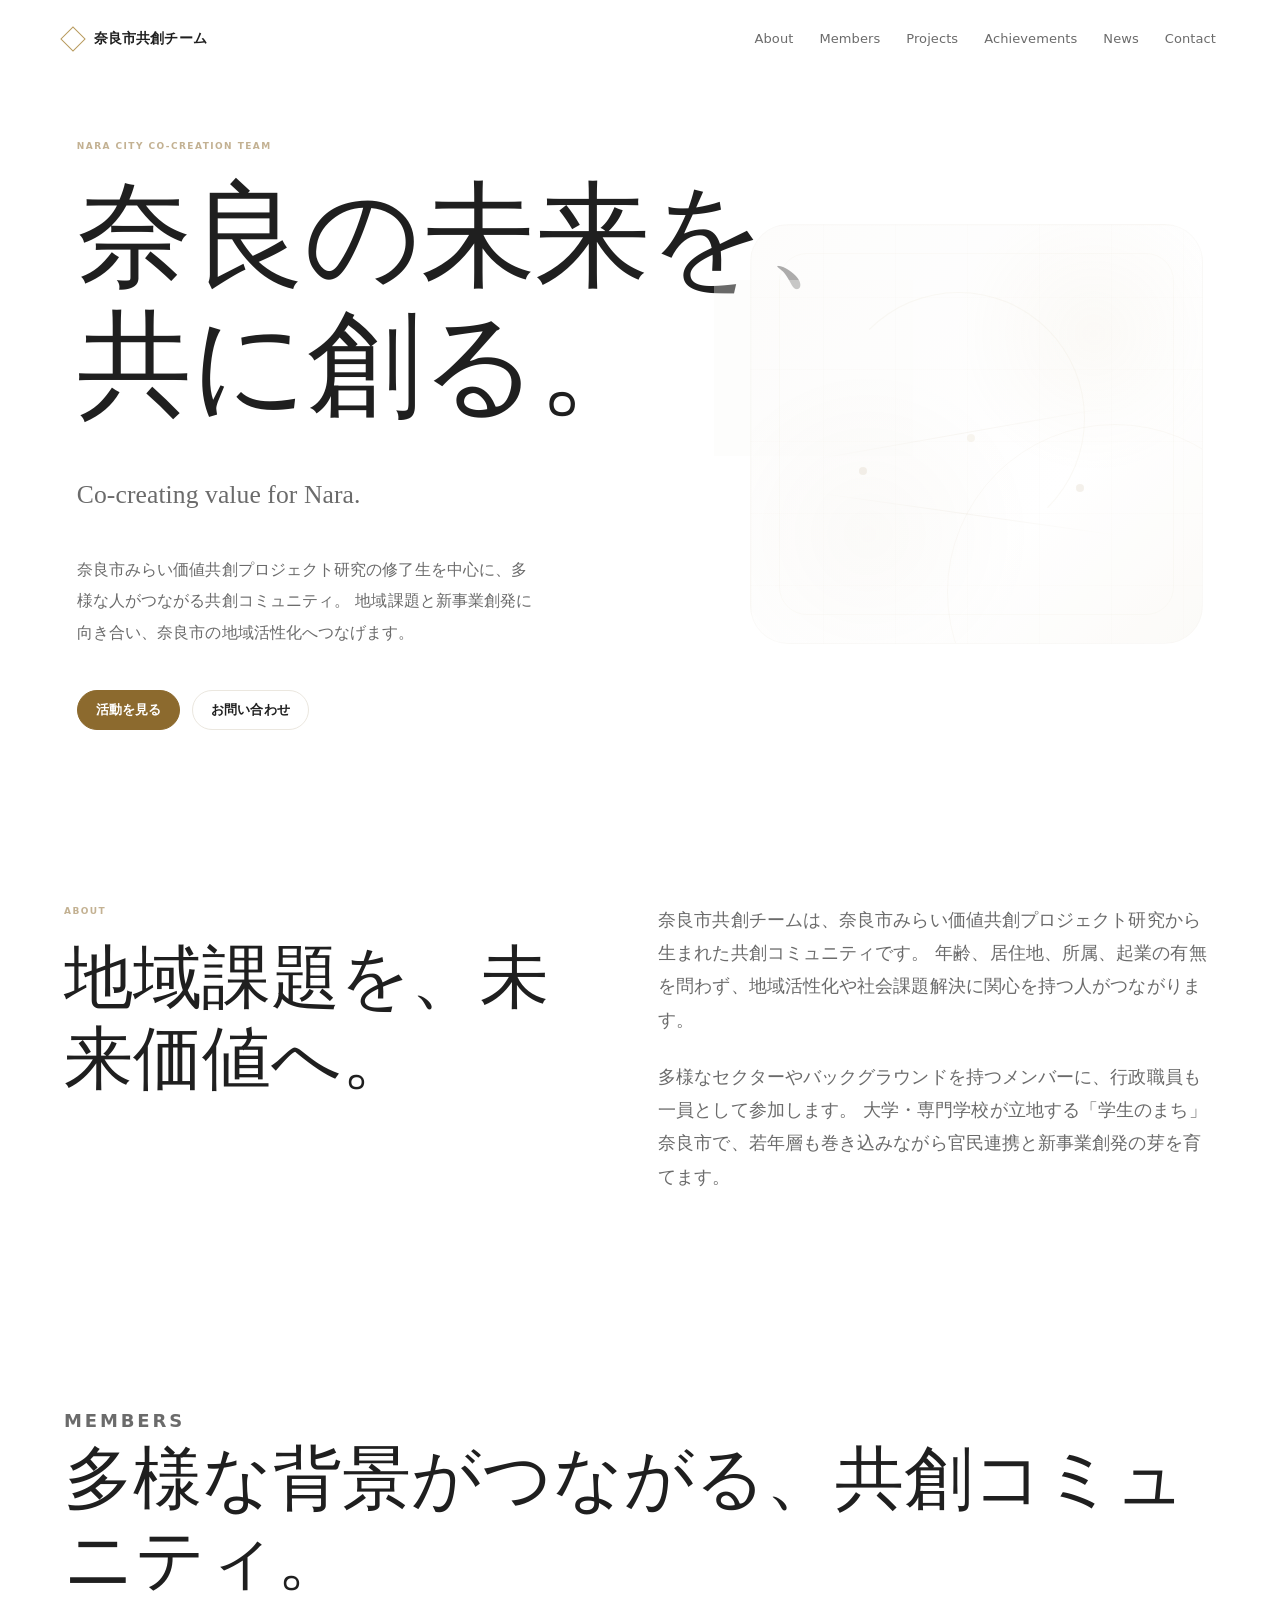
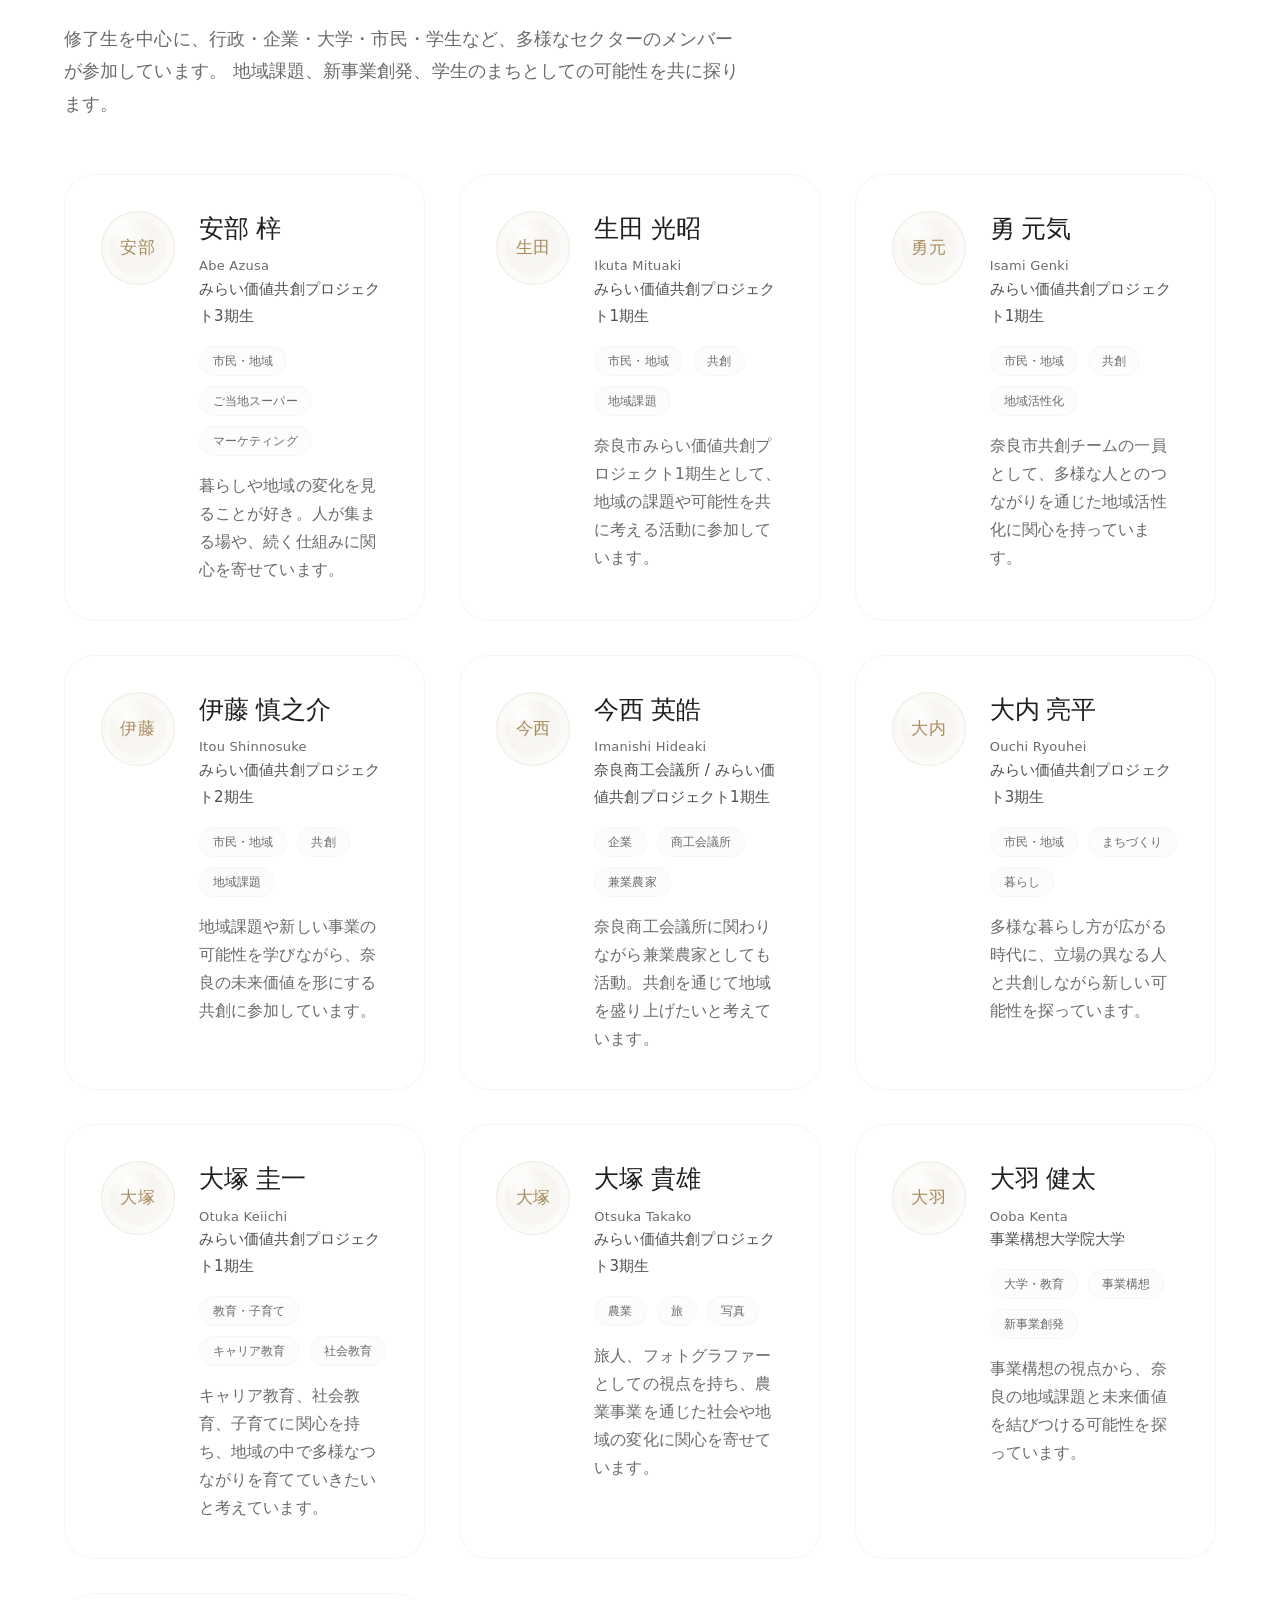
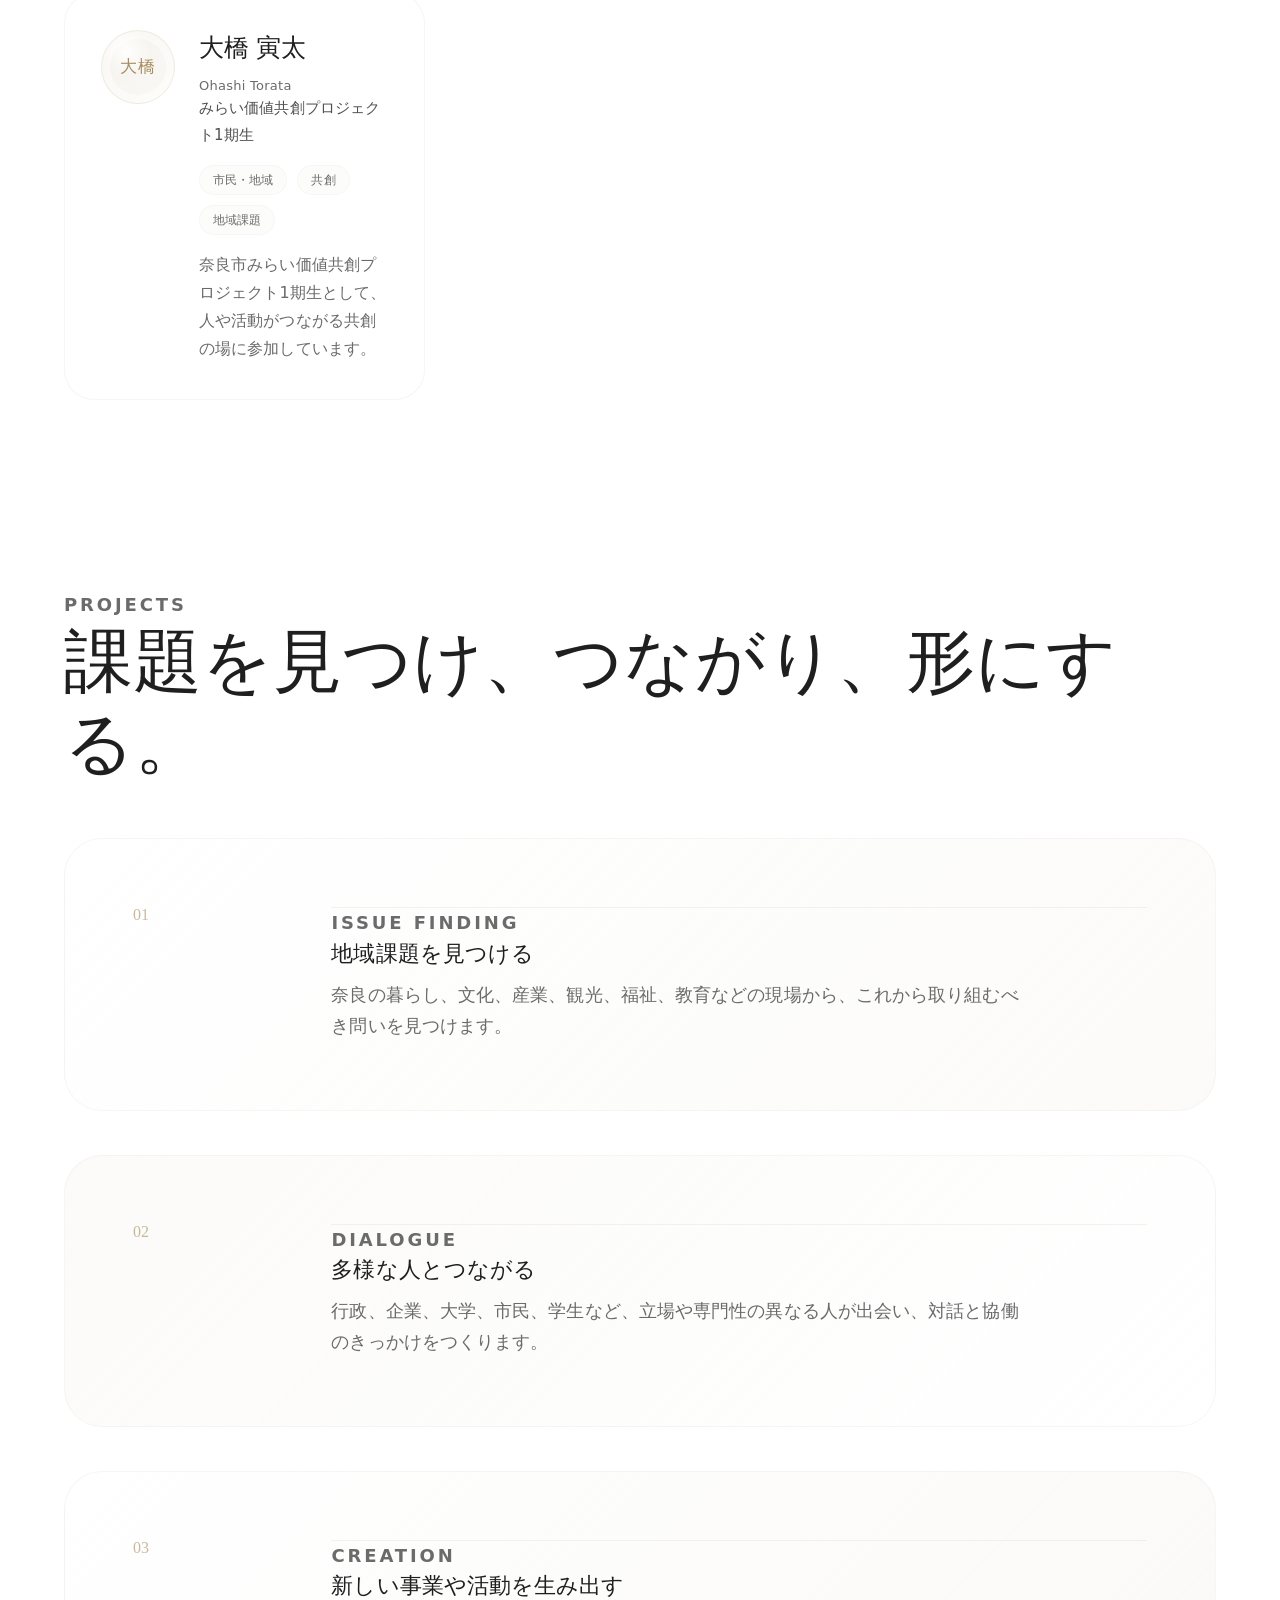
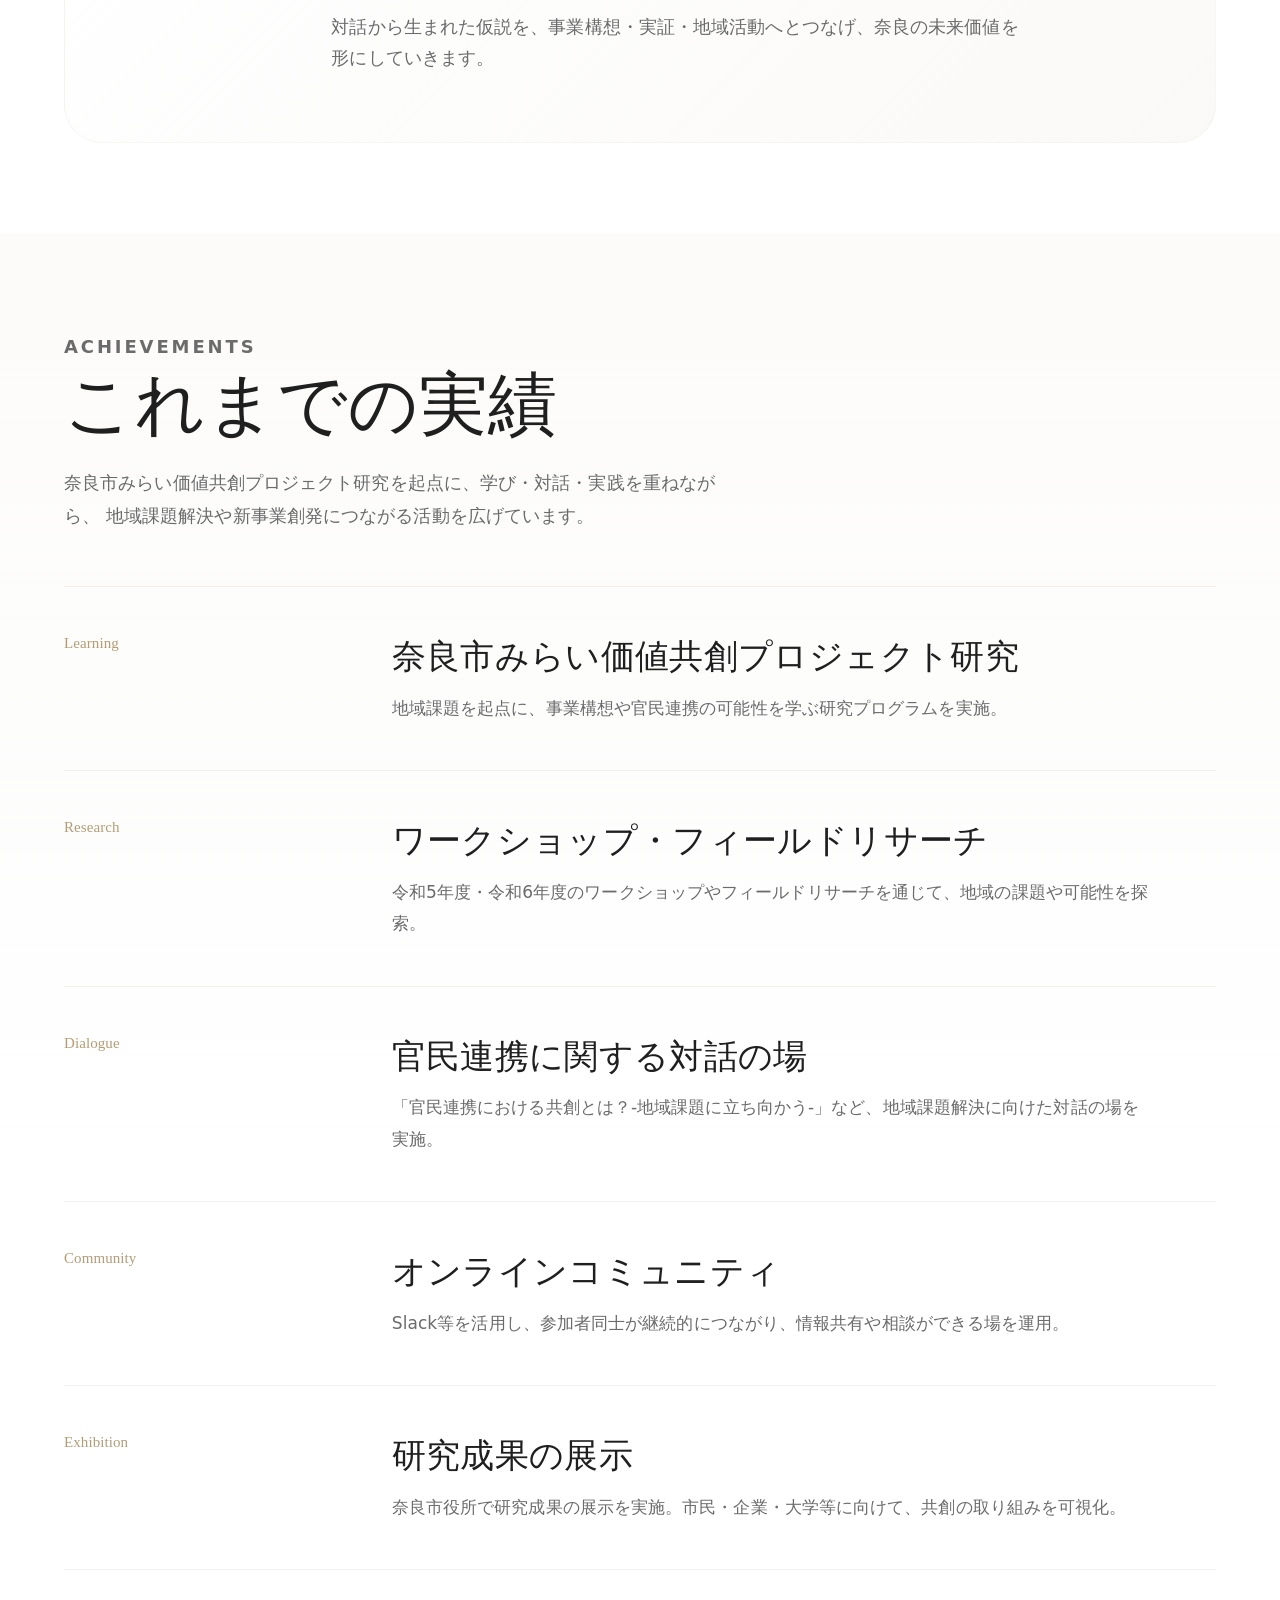
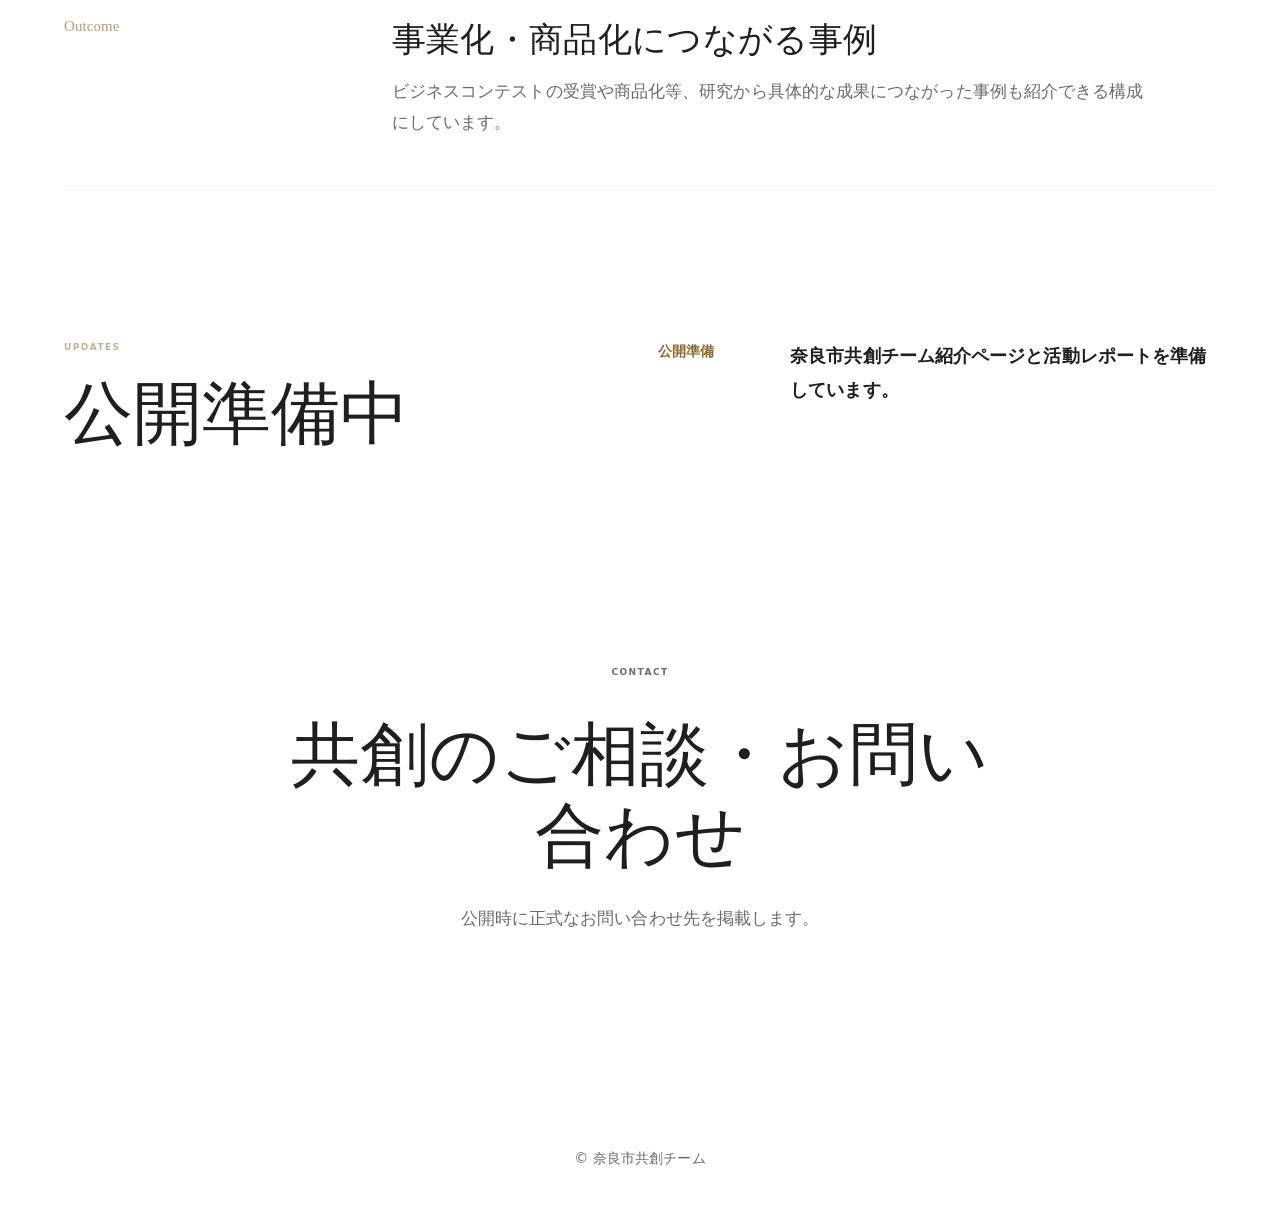
<file: index.html>
<!DOCTYPE html>
<html lang="ja">
<head>
  <meta charset="UTF-8">
  <meta name="viewport" content="width=device-width, initial-scale=1.0">
  <meta name="description" content="奈良市共創チームは、奈良市みらい価値共創プロジェクト研究の修了生を中心に、多様な人がつながる共創コミュニティです。官民連携、地域課題、新事業創発を通じて奈良市の地域活性化を目指します。">
  <link rel="canonical" href="https://yujitkg.github.io/nara-city-co-creation/">
  <meta property="og:type" content="website">
  <meta property="og:title" content="奈良市共創チーム | 奈良市みらい価値共創プロジェクト研究">
  <meta property="og:description" content="奈良の未来を共に創る。奈良市みらい価値共創プロジェクト研究の修了生を中心に、行政・企業・大学・市民・学生がつながる共創コミュニティです。">
  <meta property="og:url" content="https://yujitkg.github.io/nara-city-co-creation/">
  <meta property="og:image" content="https://yujitkg.github.io/nara-city-co-creation/assets/ogp.svg">
  <meta property="og:image:type" content="image/svg+xml">
  <meta property="og:image:width" content="1200">
  <meta property="og:image:height" content="630">
  <meta property="og:image:alt" content="奈良市共創チーム - 奈良の未来を、共に創る。">
  <meta property="og:site_name" content="奈良市共創チーム">
  <meta property="og:locale" content="ja_JP">
  <meta name="twitter:card" content="summary_large_image">
  <meta name="twitter:title" content="奈良市共創チーム | 奈良市みらい価値共創プロジェクト研究">
  <meta name="twitter:description" content="奈良の未来を共に創る。多様な人がつながり、地域課題と新事業創発に向き合う共創コミュニティです。">
  <meta name="twitter:image" content="https://yujitkg.github.io/nara-city-co-creation/assets/ogp.svg">
  <title>奈良市共創チーム | 奈良市みらい価値共創プロジェクト研究</title>
  <link rel="stylesheet" href="style.css?v=20260515">
</head>
<body>
  <header class="site-header" data-header>
    <a class="brand" href="#hero" aria-label="奈良市共創チーム ホーム">
      <span class="brand-mark"></span>
      <span>奈良市共創チーム</span>
    </a>
    <button class="nav-toggle" type="button" aria-expanded="false" aria-controls="site-nav">
      <span></span>
      <span></span>
      <span></span>
      <span class="sr-only">メニューを開く</span>
    </button>
    <nav class="site-nav" id="site-nav" aria-label="主要ナビゲーション">
      <a href="#about">About</a>
      <a href="#members">Members</a>
      <a href="#projects">Projects</a>
      <a href="#achievements">Achievements</a>
      <a href="#news">News</a>
      <a href="#contact">Contact</a>
    </nav>
  </header>

  <main>
    <section class="hero" id="hero">
      <div class="hero-inner">
        <div class="hero-copy">
          <p class="eyebrow">Nara City Co-Creation Team</p>
          <h1><span class="nowrap">奈良の未来を、</span><br><span class="nowrap">共に創る。</span></h1>
          <p class="hero-subcopy">Co-creating value for Nara.</p>
          <p class="hero-text">
            奈良市みらい価値共創プロジェクト研究の修了生を中心に、多様な人がつながる共創コミュニティ。
            地域課題と新事業創発に向き合い、奈良市の地域活性化へつなげます。
          </p>
          <div class="hero-actions">
            <a class="button primary" href="#projects">活動を見る</a>
            <a class="button secondary" href="#contact">お問い合わせ</a>
          </div>
        </div>
        <div class="hero-visual" aria-label="奈良の歴史性と未来志向を表す抽象ビジュアル">
          <div class="hero-art" aria-hidden="true">
            <span class="hero-arc"></span>
            <span class="hero-line one"></span>
            <span class="hero-line two"></span>
            <span class="hero-node first"></span>
            <span class="hero-node second"></span>
            <span class="hero-node third"></span>
          </div>
        </div>
      </div>
    </section>

    <section class="section about" id="about">
      <div class="section-grid">
        <div>
          <p class="section-label">About</p>
          <h2>地域課題を、未来価値へ。</h2>
        </div>
        <div class="section-body">
          <p>
            奈良市共創チームは、奈良市みらい価値共創プロジェクト研究から生まれた共創コミュニティです。
            年齢、居住地、所属、起業の有無を問わず、地域活性化や社会課題解決に関心を持つ人がつながります。
          </p>
          <p>
            多様なセクターやバックグラウンドを持つメンバーに、行政職員も一員として参加します。
            大学・専門学校が立地する「学生のまち」奈良市で、若年層も巻き込みながら官民連携と新事業創発の芽を育てます。
          </p>
        </div>
      </div>
    </section>

    <section class="section members" id="members">
      <div class="section-heading">
        <p class="section-label">Members</p>
        <h2>多様な背景がつながる、共創コミュニティ。</h2>
        <p>
          修了生を中心に、行政・企業・大学・市民・学生など、多様なセクターのメンバーが参加しています。
          地域課題、新事業創発、学生のまちとしての可能性を共に探ります。
        </p>
      </div>
      <ul class="member-grid" id="member-grid"></ul>
    </section>

    <section class="section projects" id="projects">
      <div class="section-heading">
        <p class="section-label">Projects</p>
        <h2>課題を見つけ、つながり、形にする。</h2>
      </div>
      <div class="project-grid">
        <article class="project-card">
          <span class="project-number">01</span>
          <p class="project-meta">Issue Finding</p>
          <h3>地域課題を見つける</h3>
          <p>奈良の暮らし、文化、産業、観光、福祉、教育などの現場から、これから取り組むべき問いを見つけます。</p>
        </article>
        <article class="project-card">
          <span class="project-number">02</span>
          <p class="project-meta">Dialogue</p>
          <h3>多様な人とつながる</h3>
          <p>行政、企業、大学、市民、学生など、立場や専門性の異なる人が出会い、対話と協働のきっかけをつくります。</p>
        </article>
        <article class="project-card">
          <span class="project-number">03</span>
          <p class="project-meta">Creation</p>
          <h3>新しい事業や活動を生み出す</h3>
          <p>対話から生まれた仮説を、事業構想・実証・地域活動へとつなげ、奈良の未来価値を形にしていきます。</p>
        </article>
      </div>
    </section>

    <section class="section achievements" id="achievements">
      <div class="section-heading">
        <p class="section-label">Achievements</p>
        <h2>これまでの実績</h2>
        <p>
          奈良市みらい価値共創プロジェクト研究を起点に、学び・対話・実践を重ねながら、
          地域課題解決や新事業創発につながる活動を広げています。
        </p>
      </div>
      <div class="achievement-list" aria-label="これまでの実績">
        <article class="achievement-item">
          <span class="achievement-mark">Learning</span>
          <div>
            <h3>奈良市みらい価値共創プロジェクト研究</h3>
            <p>地域課題を起点に、事業構想や官民連携の可能性を学ぶ研究プログラムを実施。</p>
          </div>
        </article>
        <article class="achievement-item">
          <span class="achievement-mark">Research</span>
          <div>
            <h3>ワークショップ・フィールドリサーチ</h3>
            <p>令和5年度・令和6年度のワークショップやフィールドリサーチを通じて、地域の課題や可能性を探索。</p>
          </div>
        </article>
        <article class="achievement-item">
          <span class="achievement-mark">Dialogue</span>
          <div>
            <h3>官民連携に関する対話の場</h3>
            <p>「官民連携における共創とは？-地域課題に立ち向かう-」など、地域課題解決に向けた対話の場を実施。</p>
          </div>
        </article>
        <article class="achievement-item">
          <span class="achievement-mark">Community</span>
          <div>
            <h3>オンラインコミュニティ</h3>
            <p>Slack等を活用し、参加者同士が継続的につながり、情報共有や相談ができる場を運用。</p>
          </div>
        </article>
        <article class="achievement-item">
          <span class="achievement-mark">Exhibition</span>
          <div>
            <h3>研究成果の展示</h3>
            <p>奈良市役所で研究成果の展示を実施。市民・企業・大学等に向けて、共創の取り組みを可視化。</p>
          </div>
        </article>
        <article class="achievement-item">
          <span class="achievement-mark">Outcome</span>
          <div>
            <h3>事業化・商品化につながる事例</h3>
            <p>ビジネスコンテストの受賞や商品化等、研究から具体的な成果につながった事例も紹介できる構成にしています。</p>
          </div>
        </article>
      </div>
    </section>

    <section class="section news" id="news">
      <div class="section-grid">
        <div>
          <p class="section-label">Updates</p>
          <h2>公開準備中</h2>
        </div>
        <div class="news-list">
          <article class="news-item">
            <span class="news-status">公開準備</span>
            <p>奈良市共創チーム紹介ページと活動レポートを準備しています。</p>
          </article>
        </div>
      </div>
    </section>

    <section class="section contact" id="contact">
      <div class="contact-panel">
        <p class="section-label">Contact</p>
        <h2>共創のご相談・お問い合わせ</h2>
        <p>
          公開時に正式なお問い合わせ先を掲載します。
        </p>
      </div>
    </section>
  </main>

  <footer class="site-footer">
    <p>&copy; 奈良市共創チーム</p>
  </footer>

  <script src="data/members.js?v=20260515-membersdata"></script>
  <script src="script.js?v=20260515-membersdata"></script>
</body>
</html>
</file>
<file: style.css>
:root {
  --bg: #ffffff;
  --bg-soft: #faf9f7;
  --bg-warm: #fcfbfa;
  --text: #1f1f1f;
  --muted: #6b6b6b;
  --action: #8c6a2e;
  --accent: #b89b5e;
  --line: #ebe7df;
  --line-soft: rgba(229, 224, 216, 0.54);
  --max: 1180px;
  --serif: "Hiragino Mincho ProN", "Yu Mincho", "YuMincho", "Noto Serif JP", serif;
  --sans: "Hiragino Sans", "Yu Gothic", "YuGothic", "Noto Sans JP", system-ui, sans-serif;
}

* {
  box-sizing: border-box;
}

html {
  scroll-behavior: smooth;
}

section {
  scroll-margin-top: 92px;
}

body {
  margin: 0;
  background: var(--bg);
  color: var(--text);
  font-family: var(--sans);
  font-size: 17px;
  line-height: 1.8;
  letter-spacing: 0.005em;
}

a {
  color: inherit;
  text-decoration: none;
}

.sr-only {
  position: absolute;
  width: 1px;
  height: 1px;
  padding: 0;
  margin: -1px;
  overflow: hidden;
  clip: rect(0, 0, 0, 0);
  white-space: nowrap;
  border: 0;
}

.site-header {
  position: fixed;
  inset: 0 0 auto;
  z-index: 20;
  display: flex;
  align-items: center;
  justify-content: space-between;
  gap: 32px;
  padding: 26px clamp(24px, 5vw, 72px);
  background: rgba(255, 255, 255, 0.84);
  border-bottom: 1px solid transparent;
  backdrop-filter: blur(18px);
  box-shadow: 0 0 0 rgba(31, 31, 31, 0);
  transition: background 0.25s ease, border-color 0.25s ease, box-shadow 0.25s ease, padding 0.25s ease;
}

.site-header.is-scrolled {
  padding-top: 18px;
  padding-bottom: 18px;
  background: rgba(255, 255, 255, 0.94);
  border-color: rgba(229, 224, 216, 0.62);
  box-shadow: 0 6px 18px rgba(31, 31, 31, 0.025);
}

.brand {
  display: inline-flex;
  align-items: center;
  gap: 12px;
  font-size: 14px;
  font-weight: 600;
  white-space: nowrap;
}

.brand-mark {
  width: 18px;
  height: 18px;
  border: 1px solid var(--accent);
  transform: rotate(45deg);
}

.site-nav {
  display: flex;
  align-items: center;
  gap: 26px;
  color: var(--muted);
  font-size: 13px;
}

.site-nav a {
  transition: color 0.2s ease;
}

.site-nav a:hover,
.site-nav a:focus-visible {
  color: var(--text);
}

.nav-toggle {
  display: none;
  width: 42px;
  height: 42px;
  padding: 0;
  background: transparent;
  border: 1px solid var(--line);
  border-radius: 50%;
}

.nav-toggle span:not(.sr-only) {
  display: block;
  width: 16px;
  height: 1px;
  margin: 5px auto;
  background: var(--text);
}

.hero {
  min-height: 72vh;
  padding: clamp(112px, 11vw, 138px) clamp(28px, 6vw, 96px) clamp(68px, 8vw, 96px);
}

.hero-inner {
  display: grid;
  grid-template-columns: minmax(0, 1.08fr) minmax(300px, 0.92fr);
  align-items: center;
  gap: clamp(88px, 11vw, 168px);
  max-width: 1200px;
  min-height: calc(72vh - 200px);
  margin: 0 auto;
}

.hero-copy {
  max-width: 680px;
}

.eyebrow,
.section-label,
.role,
.project-meta {
  margin: 0 0 18px;
  color: rgba(140, 106, 46, 0.52);
  font-size: 9px;
  font-weight: 700;
  letter-spacing: 0.16em;
  text-transform: uppercase;
}

h1,
h2,
h3 {
  margin: 0;
  font-family: var(--serif);
  font-weight: 500;
  line-height: 1.35;
}

h1 {
  font-size: clamp(72px, 9vw, 120px);
  letter-spacing: -0.01em;
  line-height: 1.12;
}

h2 {
  font-size: clamp(44px, 5.4vw, 72px);
  letter-spacing: 0;
  line-height: 1.18;
}

h3 {
  font-size: 22px;
}

.nowrap {
  white-space: nowrap;
}

.hero-subcopy {
  margin: 42px 0 0;
  color: var(--muted);
  font-family: var(--serif);
  font-size: clamp(21px, 2vw, 28px);
}

.hero-text {
  max-width: 460px;
  margin: 36px 0 0;
  color: var(--muted);
  font-size: 16px;
  line-height: 1.95;
}

.hero-actions {
  display: flex;
  flex-wrap: wrap;
  gap: 12px;
  margin-top: 42px;
}

.button {
  display: inline-flex;
  align-items: center;
  justify-content: center;
  min-height: 40px;
  padding: 0 18px;
  border: 1px solid var(--action);
  border-radius: 999px;
  font-size: 13px;
  font-weight: 700;
  transition: transform 0.2s ease, background 0.2s ease, border-color 0.2s ease;
}

.button:hover,
.button:focus-visible {
  transform: translateY(-1px);
}

.button.primary {
  background: var(--action);
  color: #fff;
}

.button.secondary {
  border-color: var(--line);
  color: var(--text);
}

.hero-visual {
  position: relative;
  min-height: 420px;
}

.hero-visual::before {
  position: absolute;
  inset: 56px auto auto -36px;
  width: 44%;
  height: 42%;
  content: "";
  background: rgba(250, 249, 247, 0.34);
}

.hero-art {
  position: relative;
  height: 420px;
  overflow: hidden;
  background:
    linear-gradient(rgba(140, 106, 46, 0.016) 1px, transparent 1px),
    linear-gradient(90deg, rgba(140, 106, 46, 0.016) 1px, transparent 1px),
    radial-gradient(circle at 76% 26%, rgba(184, 155, 94, 0.07), transparent 30%),
    radial-gradient(circle at 26% 74%, rgba(140, 106, 46, 0.04), transparent 36%),
    linear-gradient(135deg, #fcfbfa 0%, #ffffff 66%, #faf8f4 100%);
  background-size: 72px 72px, 72px 72px, auto, auto, auto;
  border: 1px solid rgba(229, 224, 216, 0.24);
  border-radius: 38px;
  opacity: 0.64;
  animation: heroDrift 72s ease-in-out infinite alternate;
}

.hero-art::before {
  position: absolute;
  inset: 28px;
  content: "";
  border: 1px solid rgba(184, 155, 94, 0.055);
  border-radius: 28px;
}

.hero-art::after {
  position: absolute;
  right: -18%;
  bottom: -28%;
  width: 74%;
  aspect-ratio: 1;
  content: "";
  border: 1px solid rgba(140, 106, 46, 0.055);
  border-radius: 50%;
  animation: heroOrbFloat 78s ease-in-out infinite alternate;
}

.hero-arc {
  position: absolute;
  top: 16%;
  left: 18%;
  width: 56%;
  aspect-ratio: 1;
  border: 1px solid rgba(184, 155, 94, 0.095);
  border-left-color: transparent;
  border-bottom-color: transparent;
  border-radius: 50%;
  animation: heroArcFloat 74s ease-in-out infinite alternate;
}

.hero-line {
  position: absolute;
  left: 14%;
  width: 68%;
  height: 1px;
  background: linear-gradient(90deg, transparent, rgba(140, 106, 46, 0.085), transparent);
  transform-origin: left center;
}

.hero-line.one {
  top: 56%;
  transform: rotate(-10deg);
  animation: heroLineFloatOne 70s ease-in-out infinite alternate;
}

.hero-line.two {
  top: 64%;
  transform: rotate(8deg);
  animation: heroLineFloatTwo 76s ease-in-out infinite alternate;
}

.hero-node {
  position: absolute;
  width: 8px;
  aspect-ratio: 1;
  background: var(--action);
  border-radius: 50%;
  opacity: 0.14;
  animation: heroNodeFloat 62s ease-in-out infinite alternate;
}

.hero-node.first {
  left: 24%;
  top: 58%;
}

.hero-node.second {
  left: 48%;
  top: 50%;
  background: var(--accent);
  animation-delay: -5s;
}

.hero-node.third {
  left: 72%;
  top: 62%;
  animation-delay: -9s;
}

.js .reveal {
  opacity: 0;
  transform: translateY(12px);
  transition: opacity 0.9s cubic-bezier(0.22, 1, 0.36, 1), transform 0.9s cubic-bezier(0.22, 1, 0.36, 1);
  transition-delay: var(--reveal-delay, 0ms);
}

.js .reveal.is-visible {
  opacity: 1;
  transform: translateY(0);
}

@keyframes heroDrift {
  from {
    background-position: 0 0, 0 0, 0 0, 0 0, 0 0;
  }

  to {
    background-position: 14px 10px, 14px 10px, 0 0, 0 0, 0 0;
  }
}

@keyframes heroOrbFloat {
  from {
    transform: translate3d(0, 0, 0) scale(1);
  }

  to {
    transform: translate3d(-12px, -16px, 0) scale(1.015);
  }
}

@keyframes heroArcFloat {
  from {
    transform: translate3d(0, 0, 0) rotate(0deg);
  }

  to {
    transform: translate3d(8px, -10px, 0) rotate(2deg);
  }
}

@keyframes heroLineFloatOne {
  from {
    transform: translate3d(0, 0, 0) rotate(-10deg);
  }

  to {
    transform: translate3d(8px, -8px, 0) rotate(-9deg);
  }
}

@keyframes heroLineFloatTwo {
  from {
    transform: translate3d(0, 0, 0) rotate(8deg);
  }

  to {
    transform: translate3d(-8px, 8px, 0) rotate(7deg);
  }
}

@keyframes heroNodeFloat {
  from {
    transform: translate3d(0, 0, 0);
  }

  to {
    transform: translate3d(4px, -7px, 0);
  }
}

.section {
  padding: clamp(58px, 6vw, 88px) clamp(24px, 5vw, 72px);
}

.about,
.projects,
.achievements,
.contact {
  background: var(--bg);
}

.about {
  padding-top: clamp(64px, 6vw, 86px);
  padding-bottom: clamp(58px, 6vw, 84px);
}

.members {
  padding-top: clamp(66px, 7vw, 94px);
  padding-bottom: clamp(72px, 7vw, 100px);
}

.projects {
  padding-top: clamp(64px, 6vw, 92px);
  padding-bottom: clamp(72px, 7vw, 100px);
}

.achievements {
  padding-top: clamp(62px, 6vw, 88px);
  padding-bottom: clamp(70px, 7vw, 96px);
  background:
    linear-gradient(180deg, rgba(247, 245, 242, 0.42), rgba(255, 255, 255, 0) 58%),
    var(--bg);
}

.news {
  padding-top: clamp(58px, 5vw, 76px);
  padding-bottom: clamp(50px, 5vw, 72px);
}

.contact {
  padding-top: clamp(58px, 6vw, 82px);
  padding-bottom: clamp(66px, 6vw, 92px);
}

.section-grid,
.section-heading,
.project-grid,
.member-grid,
.achievement-list,
.contact-panel {
  max-width: var(--max);
  margin: 0 auto;
}

.section-grid {
  display: grid;
  grid-template-columns: minmax(280px, 0.95fr) minmax(0, 1.05fr);
  gap: clamp(52px, 7vw, 104px);
}

.section-body p,
.section-heading p,
.member-card p,
.project-card p,
.contact-panel p {
  color: var(--muted);
}

.section-body p {
  max-width: 620px;
  margin: 0 0 24px;
  font-size: 18px;
  line-height: 1.85;
  font-weight: 400;
}

.section-heading {
  margin-bottom: 54px;
}

.section-heading p {
  max-width: 680px;
  margin: 22px 0 0;
  font-size: 18px;
  line-height: 1.8;
}

.member-grid {
  display: grid;
  grid-template-columns: repeat(auto-fit, minmax(300px, 1fr));
  gap: clamp(24px, 3vw, 34px);
  padding: 0;
  list-style: none;
}

.member-item {
  min-width: 0;
}

.member-card {
  position: relative;
  display: grid;
  grid-template-columns: 74px minmax(0, 1fr);
  gap: 24px;
  min-width: 0;
  min-height: 100%;
  padding: clamp(28px, 3vw, 36px);
  background: var(--bg);
  border: 1px solid rgba(229, 224, 216, 0.30);
  border-radius: 30px;
  box-shadow: none;
  transition: border-color 0.34s ease, background 0.34s ease, transform 0.34s ease;
}

.member-card:hover,
.member-card:focus-within {
  border-color: rgba(184, 155, 94, 0.32);
  background: rgba(252, 251, 250, 0.58);
  box-shadow: none;
  transform: translateY(-1px);
}

.member-avatar {
  display: grid;
  width: 74px;
  aspect-ratio: 1;
  place-items: center;
  overflow: hidden;
  background:
    radial-gradient(circle at 34% 28%, rgba(255, 255, 255, 0.94), transparent 34%),
    linear-gradient(145deg, rgba(184, 155, 94, 0.08), rgba(250, 249, 247, 0.98)),
    var(--bg-soft);
  border: 1px solid rgba(184, 155, 94, 0.11);
  border-radius: 50%;
  box-shadow: inset 0 0 0 8px rgba(255, 255, 255, 0.44);
  color: rgba(140, 106, 46, 0.76);
  font-family: var(--serif);
  font-size: 17px;
  letter-spacing: 0.04em;
  transition: background 0.3s ease, border-color 0.3s ease, color 0.3s ease, transform 0.3s ease;
}

.member-avatar img {
  width: 100%;
  height: 100%;
  object-fit: cover;
}

.member-card:hover .member-avatar,
.member-card:focus-within .member-avatar {
  border-color: rgba(140, 106, 46, 0.20);
  color: var(--action);
  transform: translateY(-0.5px);
}

.member-info {
  display: flex;
  flex: 1;
  flex-direction: column;
}

.portrait-placeholder {
  width: 160px;
  aspect-ratio: 1;
  background:
    linear-gradient(135deg, rgba(184, 155, 94, 0.14), rgba(31, 31, 31, 0.03)),
    var(--bg-soft);
  border: 1px solid var(--line);
  border-radius: 50%;
}

.member-card h3,
.project-card h3 {
  margin-bottom: 10px;
}

.member-card h3 {
  font-size: 25px;
  line-height: 1.45;
}

.member-card p {
  margin: 0;
}

.member-roman {
  margin-top: -4px;
  margin-bottom: 12px;
  color: rgba(107, 107, 107, 0.72);
  font-size: 13px;
  line-height: 1.45;
  letter-spacing: 0.02em;
}

.member-card .member-position {
  margin-bottom: 16px;
  color: rgba(31, 31, 31, 0.78);
  font-size: 15px;
  line-height: 1.8;
}

.member-tags {
  display: flex;
  flex-wrap: wrap;
  gap: 10px;
  margin-bottom: 16px;
}

.member-tag {
  display: inline-flex;
  align-items: center;
  min-height: 30px;
  padding: 0 13px;
  background: rgba(250, 249, 247, 0.50);
  border: 1px solid rgba(229, 224, 216, 0.22);
  border-radius: 999px;
  color: var(--muted);
  font-size: 12px;
  line-height: 1;
  transition: background 0.24s ease, border-color 0.24s ease, color 0.24s ease;
}

.member-card:hover .member-tag,
.member-card:focus-within .member-tag {
  background: rgba(184, 155, 94, 0.055);
  border-color: rgba(184, 155, 94, 0.20);
  color: var(--action);
}

.js .reveal.is-visible.member-card:hover,
.js .reveal.is-visible.member-card:focus-within,
.js .reveal.is-visible .member-card:hover,
.js .reveal.is-visible .member-card:focus-within {
  transform: translateY(-1px);
}

.member-comment {
  max-width: 34em;
  font-size: 16px;
  line-height: 1.75;
}

.member-card.is-preparing {
  background:
    linear-gradient(135deg, rgba(184, 155, 94, 0.08), rgba(255, 255, 255, 0.9)),
    var(--bg);
}

.member-card.is-preparing .member-avatar {
  color: var(--muted);
}

.member-empty {
  grid-column: 1 / -1;
  padding: 28px;
  background: var(--bg-soft);
  border: 1px solid var(--line-soft);
  border-radius: 14px;
  color: var(--muted);
  text-align: center;
}

.member-links {
  display: flex;
  flex-wrap: wrap;
  gap: 10px;
  margin-top: auto;
  padding-top: 26px;
}

.member-link {
  color: var(--action);
  font-size: 12px;
  font-weight: 600;
  text-decoration: underline;
  text-decoration-color: rgba(184, 155, 94, 0.34);
  text-underline-offset: 4px;
}

.project-grid {
  display: grid;
  grid-template-columns: 1fr;
  gap: clamp(28px, 4vw, 44px);
}

.project-card {
  position: relative;
  display: grid;
  grid-template-columns: 96px minmax(0, 1fr);
  column-gap: clamp(48px, 8vw, 116px);
  align-items: start;
  min-width: 0;
  min-height: 260px;
  padding: clamp(42px, 6vw, 68px);
  background:
    linear-gradient(135deg, rgba(255, 255, 255, 0.92), rgba(250, 249, 247, 0.72)),
    var(--bg);
  border: 1px solid rgba(229, 224, 216, 0.30);
  border-radius: 38px;
}

.project-card:nth-child(2) {
  background:
    linear-gradient(135deg, rgba(250, 249, 247, 0.74), rgba(255, 255, 255, 0.94)),
    var(--bg);
}

.project-card:nth-child(3) {
  background:
    linear-gradient(135deg, rgba(255, 255, 255, 0.94), rgba(247, 245, 242, 0.58)),
    var(--bg);
}

.project-card::before {
  position: absolute;
  top: clamp(42px, 6vw, 68px);
  right: clamp(42px, 6vw, 68px);
  left: calc(clamp(42px, 6vw, 68px) + 96px + clamp(48px, 8vw, 116px));
  display: block;
  width: auto;
  height: 1px;
  margin: 0;
  content: "";
  background: rgba(229, 224, 216, 0.44);
}

.project-number {
  display: inline-block;
  color: var(--action);
  font-family: var(--serif);
  font-size: 16px;
  line-height: 1;
  opacity: 0.46;
}

.project-meta,
.project-card h3,
.project-card p {
  grid-column: 2;
}

.project-meta {
  margin-top: 34px;
}

.project-card p {
  margin: 0;
  font-size: 18px;
  line-height: 1.75;
  max-width: 690px;
}

.achievement-list {
  display: grid;
  gap: 0;
  border-top: 1px solid rgba(229, 224, 216, 0.46);
}

.achievement-item {
  display: grid;
  grid-template-columns: minmax(128px, 0.32fr) minmax(0, 1fr);
  gap: clamp(28px, 5vw, 72px);
  padding: clamp(30px, 4vw, 46px) 0;
  border-bottom: 1px solid rgba(229, 224, 216, 0.46);
}

.achievement-mark {
  color: rgba(140, 106, 46, 0.66);
  font-family: var(--serif);
  font-size: 15px;
  line-height: 1.4;
}

.achievement-item h3 {
  margin-bottom: 12px;
  font-size: clamp(25px, 3vw, 34px);
  line-height: 1.4;
  letter-spacing: 0.01em;
}

.achievement-item p {
  max-width: 760px;
  margin: 0;
  color: var(--muted);
  font-size: 17px;
  line-height: 1.85;
}

.news-list {
  border-top: 0;
}

.news-item {
  display: grid;
  grid-template-columns: 98px minmax(0, 1fr);
  gap: 34px;
  padding: 0;
  border-bottom: 0;
}

.news-item time,
.news-status {
  color: var(--muted);
  font-size: 14px;
}

.news-status {
  color: var(--action);
  font-weight: 600;
}

.news-item a,
.news-item p {
  font-weight: 700;
  margin: 0;
  font-size: 18px;
  line-height: 1.9;
}

.contact-panel {
  max-width: 760px;
  padding: clamp(42px, 6vw, 68px) 0;
  background: transparent;
  border: 0;
  border-radius: 0;
  text-align: center;
}

.contact-panel h2 {
  margin-bottom: 26px;
}

.contact-panel p {
  max-width: 640px;
  margin: 0 auto 34px;
}

.contact-status {
  display: inline-flex;
  align-items: center;
  justify-content: center;
  min-height: 40px;
  margin: 0 auto;
  padding: 0 24px;
  border: 1px solid rgba(140, 106, 46, 0.16);
  border-radius: 999px;
  color: var(--action);
  font-weight: 600;
}

.site-footer {
  padding: 34px 20px;
  color: var(--muted);
  font-size: 14px;
  text-align: center;
}

.site-footer p {
  margin: 0;
}

.error-page {
  display: grid;
  min-height: 100vh;
  place-content: center;
  padding: 40px 20px;
  text-align: center;
}

.error-page h1 {
  margin-bottom: 18px;
}

.error-page p:not(.section-label) {
  margin: 0 0 28px;
  color: var(--muted);
}

@media (max-width: 900px) {
  .nav-toggle {
    display: block;
  }

  .site-nav {
    position: fixed;
    inset: 72px 16px auto;
    display: grid;
    gap: 0;
    padding: 12px;
    background: #fff;
    border: 1px solid var(--line);
    box-shadow: 0 24px 48px rgba(31, 31, 31, 0.08);
    opacity: 0;
    pointer-events: none;
    transform: translateY(-8px);
    transition: opacity 0.2s ease, transform 0.2s ease;
  }

  .site-nav.is-open {
    opacity: 1;
    pointer-events: auto;
    transform: translateY(0);
  }

  .site-nav a {
    padding: 12px;
  }

  .hero {
    min-height: auto;
    padding-top: clamp(104px, 12vw, 122px);
    padding-bottom: clamp(64px, 8vw, 92px);
  }

  .section {
    padding-top: clamp(52px, 8vw, 72px);
    padding-bottom: clamp(52px, 8vw, 72px);
  }

  .about {
    padding-top: clamp(56px, 8vw, 72px);
    padding-bottom: clamp(54px, 8vw, 72px);
  }

  .members {
    padding-top: clamp(60px, 9vw, 80px);
    padding-bottom: clamp(64px, 9vw, 84px);
  }

  .projects {
    padding-top: clamp(58px, 8vw, 78px);
    padding-bottom: clamp(62px, 9vw, 84px);
  }

  .achievements {
    padding-top: clamp(54px, 8vw, 74px);
    padding-bottom: clamp(58px, 9vw, 80px);
  }

  .news {
    padding-top: clamp(48px, 7vw, 66px);
    padding-bottom: clamp(44px, 7vw, 62px);
  }

  .contact {
    padding-top: clamp(50px, 8vw, 68px);
    padding-bottom: clamp(58px, 8vw, 76px);
  }

  .hero-inner,
  .section-grid {
    grid-template-columns: 1fr;
  }

  .hero-inner {
    min-height: 0;
  }

  .hero-visual {
    min-height: 300px;
  }

  .hero-art {
    height: 300px;
  }

  .member-grid {
    grid-template-columns: 1fr 1fr;
  }

  .project-grid {
    grid-template-columns: 1fr;
  }

  .project-card {
    grid-template-columns: 76px minmax(0, 1fr);
  }

  .project-card::before {
    left: calc(clamp(42px, 6vw, 68px) + 76px + clamp(48px, 8vw, 116px));
  }

  .achievement-item {
    grid-template-columns: 1fr;
    gap: 12px;
  }

}

@media (max-width: 640px) {
  .site-header {
    padding: 18px 18px;
  }

  .brand {
    max-width: calc(100vw - 90px);
    white-space: normal;
    line-height: 1.4;
  }

  .hero {
    padding: 96px 24px 62px;
  }

  .section {
    padding-right: 24px;
    padding-left: 24px;
  }

  .about {
    padding-top: 50px;
    padding-bottom: 48px;
  }

  .members {
    padding-top: 56px;
    padding-bottom: 62px;
  }

  .projects {
    padding-top: 56px;
    padding-bottom: 64px;
  }

  .achievements {
    padding-top: 54px;
    padding-bottom: 58px;
  }

  .news {
    padding-top: 44px;
    padding-bottom: 40px;
  }

  .contact {
    padding-top: 44px;
    padding-bottom: 56px;
  }

  h1 {
    font-size: clamp(42px, 12.5vw, 56px);
    line-height: 1.16;
  }

  h2 {
    font-size: clamp(36px, 10vw, 46px);
  }

  .hero-subcopy {
    margin-top: 30px;
    font-size: 21px;
  }

  .hero-text {
    max-width: 100%;
    margin-top: 30px;
    font-size: 15px;
    line-height: 1.9;
  }

  .hero-visual {
    min-height: 220px;
  }

  .hero-art {
    height: 220px;
    border-radius: 30px;
  }

  .hero-actions {
    display: flex;
    gap: 10px;
  }

  .button {
    width: auto;
    min-height: 38px;
    padding: 0 16px;
    font-size: 12px;
  }

  .news-item {
    grid-template-columns: 1fr;
  }

  .member-grid,
  .project-grid {
    grid-template-columns: 1fr;
  }

  .project-card {
    grid-template-columns: 1fr;
    min-height: auto;
    padding: 34px 26px;
    border-radius: 24px;
  }

  .project-card::before {
    position: static;
    margin: 16px 0 22px;
  }

  .project-meta,
  .project-card h3,
  .project-card p {
    grid-column: 1;
  }

  .project-meta {
    margin-top: 0;
  }

  .member-card {
    grid-template-columns: 1fr;
    gap: 18px;
    padding: 26px 22px;
    border-radius: 24px;
  }

  .member-avatar {
    width: 62px;
  }

  .contact-panel {
    padding: 26px 0;
  }
}

@media (prefers-reduced-motion: reduce) {
  *,
  *::before,
  *::after {
    animation: none !important;
    scroll-behavior: auto !important;
    transition-duration: 0.001ms !important;
  }

  .js .reveal {
    opacity: 1;
    transform: none;
    transition: none;
  }

  .member-card:hover,
  .member-card:focus-within,
  .member-card:hover .member-avatar,
  .member-card:focus-within .member-avatar {
    transform: none;
  }
}

@media print {
  *,
  *::before,
  *::after {
    box-shadow: none !important;
    text-shadow: none !important;
    transition: none !important;
    animation: none !important;
  }

  html {
    scroll-behavior: auto;
  }

  body {
    background: #fff;
    color: #111;
    font-size: 11pt;
    line-height: 1.65;
  }

  .site-header {
    position: static !important;
    inset: auto;
    z-index: auto;
    padding: 18px 0;
    background: #fff;
    border-bottom: 1px solid #ddd;
    backdrop-filter: none;
  }

  .site-header.is-scrolled {
    padding: 18px 0;
    border-bottom: 1px solid #ddd;
  }

  .site-nav,
  .nav-toggle,
  .hero-actions {
    display: none;
  }

  main {
    display: block;
  }

  .hero,
  .section {
    min-height: auto;
    padding: 48px 0;
  }

  .about,
  .members,
  .projects,
  .achievements {
    padding-top: 56px;
    padding-bottom: 64px;
  }

  .news {
    padding-top: 42px;
    padding-bottom: 30px;
  }

  .contact {
    padding-top: 30px;
    padding-bottom: 44px;
  }

  .hero-inner,
  .section-grid {
    grid-template-columns: 1fr;
    gap: 28px;
    min-height: auto;
  }

  .hero-art {
    height: 260px;
    break-inside: avoid;
  }

  h1 {
    font-size: 42pt;
  }

  h2 {
    font-size: 28pt;
  }

  .member-grid,
  .project-grid {
    grid-template-columns: 1fr 1fr;
    gap: 14px;
  }

  .member-card,
  .project-card,
  .contact-panel {
    break-inside: avoid;
  }

  .member-card:hover,
  .member-card:focus-within {
    transform: none;
  }

  a {
    color: #111;
    text-decoration: none;
  }
}
</file>
